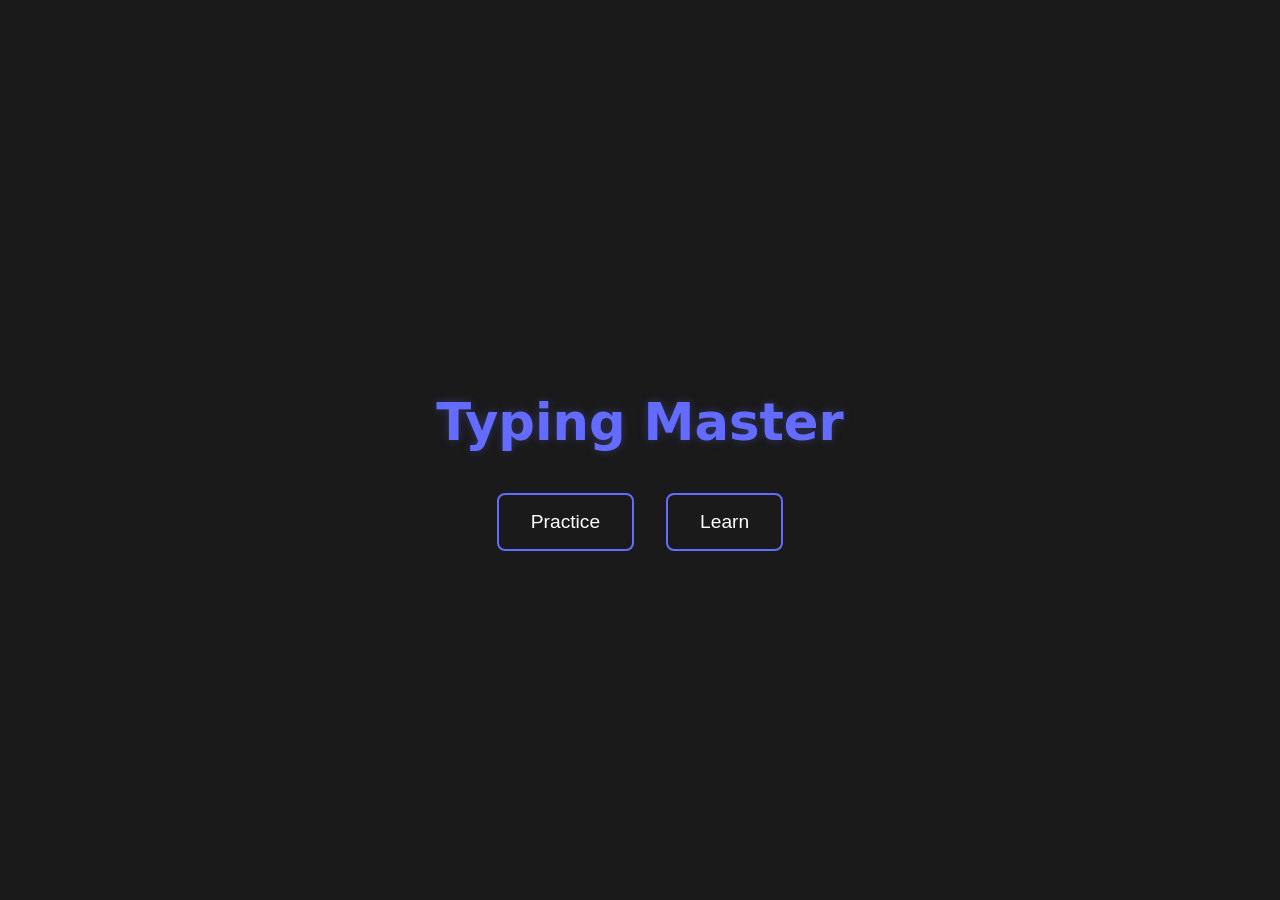
<file: index.html>
<!DOCTYPE html>
<html lang="en">
<head>
    <meta charset="UTF-8">
    <meta name="viewport" content="width=device-width, initial-scale=1.0">
    <title>Typing Master</title>
    <style>
        :root {
            font-family: Inter, system-ui, Avenir, Helvetica, Arial, sans-serif;
            line-height: 1.5;
            font-weight: 400;
            color-scheme: light dark;
            background-color: #1a1a1a;
            color: rgba(255, 255, 255, 0.87);
        }

        body {
            margin: 0;
            display: flex;
            justify-content: center;
            align-items: center;
            min-height: 100vh;
        }

        .container {
            text-align: center;
            padding: 2rem;
        }

        h1 {
            font-size: 3.2em;
            margin-bottom: 2rem;
            color: #646cff;
            text-shadow: 0 0 10px rgba(100, 108, 255, 0.3);
        }

        .button-container {
            display: flex;
            gap: 2rem;
            justify-content: center;
        }

        .btn {
            padding: 1rem 2rem;
            font-size: 1.2rem;
            border: 2px solid #646cff;
            border-radius: 8px;
            background-color: transparent;
            color: #fff;
            cursor: pointer;
            transition: all 0.3s ease;
        }

        .btn:hover {
            background-color: #646cff;
            transform: translateY(-2px);
            box-shadow: 0 5px 15px rgba(100, 108, 255, 0.4);
        }

        .btn:active {
            transform: translateY(0);
        }
    </style>
</head>
<body>
    <div class="container">
        <h1>Typing Master</h1>
        <div class="button-container">
            <button class="btn" id="practiceBtn">Practice</button>
            <button class="btn" id="learnBtn">Learn</button>
        </div>
    </div>

    <script>
        document.getElementById('practiceBtn').addEventListener('click', () => {
            window.location.href = 'practice/index.html';
        });

        document.getElementById('learnBtn').addEventListener('click', () => {
            window.location.href = 'typing-learner/index.html';
        });
    </script>
</body>
</html>
</file>
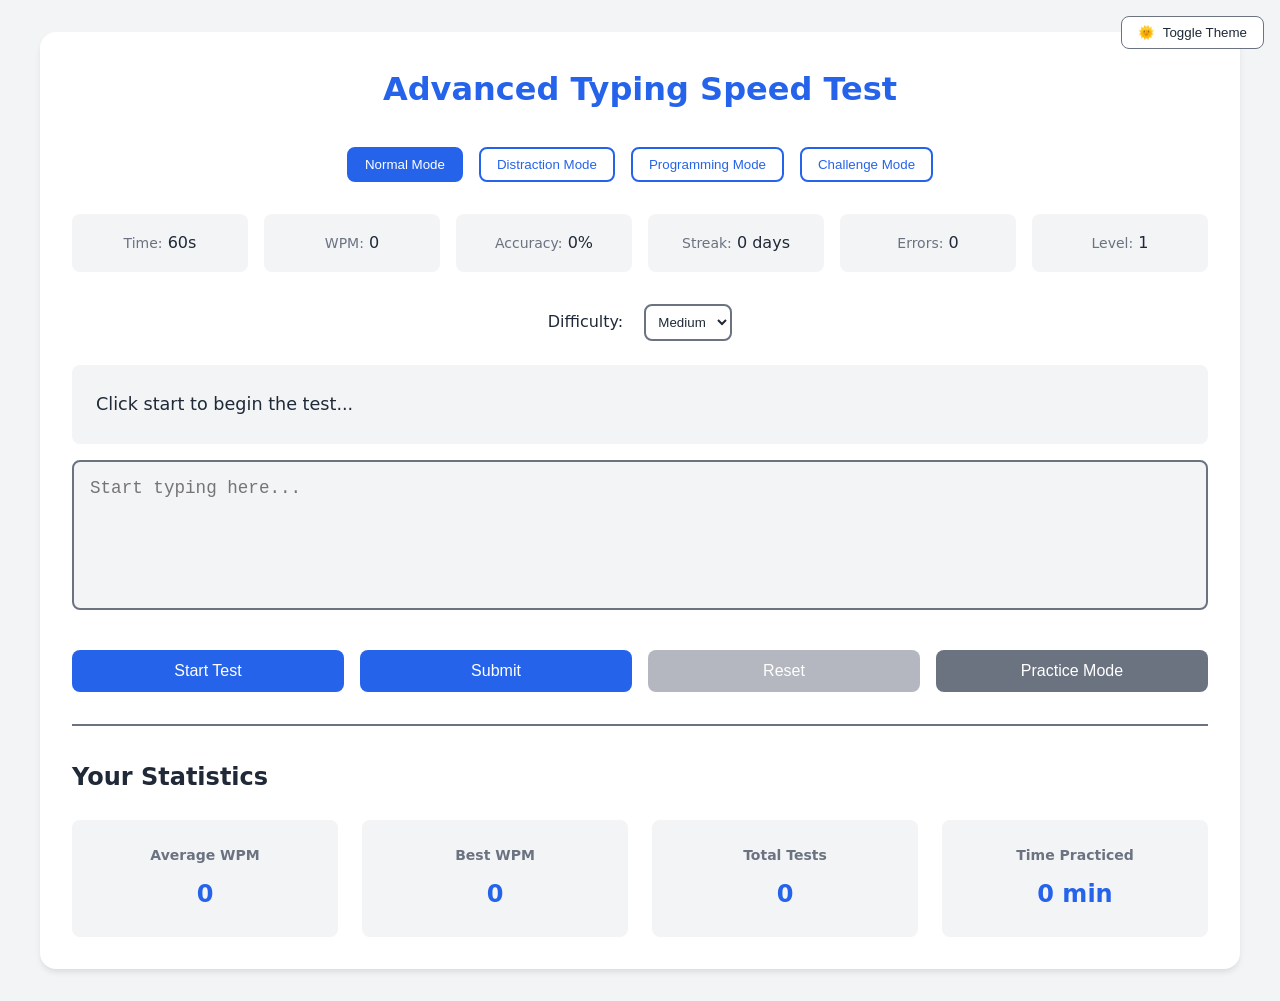
<file: practice/index.html>
<!DOCTYPE html>
<html lang="en" data-theme="light">
<head>
    <meta charset="UTF-8">
    <meta name="viewport" content="width=device-width, initial-scale=1.0">
    <title>Advanced Typing Speed Tester</title>
    <link rel="stylesheet" href="style.css">
</head>
<body>
    <button class="theme-switch">
        <span class="theme-icon">🌞</span>
        <span class="theme-text">Toggle Theme</span>
    </button>

    <div class="container">
        <h1>Advanced Typing Speed Test</h1>
        
        <div class="mode-selector">
            <button class="mode-btn active" data-mode="normal">Normal Mode</button>
            <button class="mode-btn" data-mode="distraction">Distraction Mode</button>
            <button class="mode-btn" data-mode="programming">Programming Mode</button>
            <button class="mode-btn" data-mode="challenge">Challenge Mode</button>

        </div>

        <div class="stats">
            <div class="stat-box">
                <span class="label">Time:</span>
                <span id="timer">60</span>s
            </div>
            <div class="stat-box">
                <span class="label">WPM:</span>
                <span id="wpm">0</span>
            </div>
            <div class="stat-box">
                <span class="label">Accuracy:</span>
                <span id="accuracy">0</span>%
            </div>
            <div class="stat-box">
                <span class="label">Streak:</span>
                <span id="streak">0</span> days
            </div>
            <div class="stat-box">
                <span class="label">Errors:</span>
                <span id="errors">0</span>
            </div>
            <div class="stat-box">
                <span class="label">Level:</span>
                <span id="level">1</span>
            </div>
        </div>

        <div class="difficulty-selector">
            <label>Difficulty:</label>
            <select id="difficulty">
                <option value="easy">Easy</option>
                <option value="medium" selected>Medium</option>
                <option value="hard">Hard</option>
                <option value="expert">Expert</option>
            </select>
        </div>

        <div id="test-area">
            <div id="text-display" class="text-display">Click start to begin the test...</div>
            <textarea id="input-area" placeholder="Start typing here..." disabled></textarea>
        </div>

        <div class="button-group">
            <button id="start-btn" class="primary-btn">Start Test</button>
            <button id="submit-btn" class="primary-btn" disabled>Submit</button>
            <button id="reset-btn" class="secondary-btn" disabled>Reset</button>
            <button id="practice-btn" class="secondary-btn">Practice Mode</button>
        </div>

        <div class="results" id="results" style="display: none;">
            <h2>Test Results</h2>
            <div class="detailed-results">
                <div class="result-item">
                    <h3>Words Per Minute</h3>
                    <span id="result-wpm">0</span>
                </div>
                <div class="result-item">
                    <h3>Accuracy</h3>
                    <span id="result-accuracy">0%</span>
                </div>
                <div class="result-item">
                    <h3>Total Words</h3>
                    <span id="result-words">0</span>
                </div>
                <div class="result-item">
                    <h3>Total Time</h3>
                    <span id="result-time">0s</span>
                </div>
                <div class="result-item">
                    <h3>Errors</h3>
                    <span id="result-errors">0</span>
                </div>
                <div class="result-item">
                    <h3>Level Reached</h3>
                    <span id="result-level">1</span>
                </div>
            </div>
            <div class="charts-container">
                <canvas id="speed-chart" width="400" height="200"></canvas>
                <canvas id="accuracy-chart" width="400" height="200"></canvas>
                <canvas id="progress-chart" width="400" height="200"></canvas>
            </div>
        </div>

        <div class="statistics" id="statistics">
            <h2>Your Statistics</h2>
            <div class="stats-grid">
                <div class="stat-item">
                    <h3>Average WPM</h3>
                    <span id="avg-wpm">0</span>
                </div>
                <div class="stat-item">
                    <h3>Best WPM</h3>
                    <span id="best-wpm">0</span>
                </div>
                <div class="stat-item">
                    <h3>Total Tests</h3>
                    <span id="total-tests">0</span>
                </div>
                <div class="stat-item">
                    <h3>Time Practiced</h3>
                    <span id="practice-time">0 min</span>
                </div>
            </div>
        </div>
    </div>
    <script src="script.js"></script>
</body>
</html>
</file>
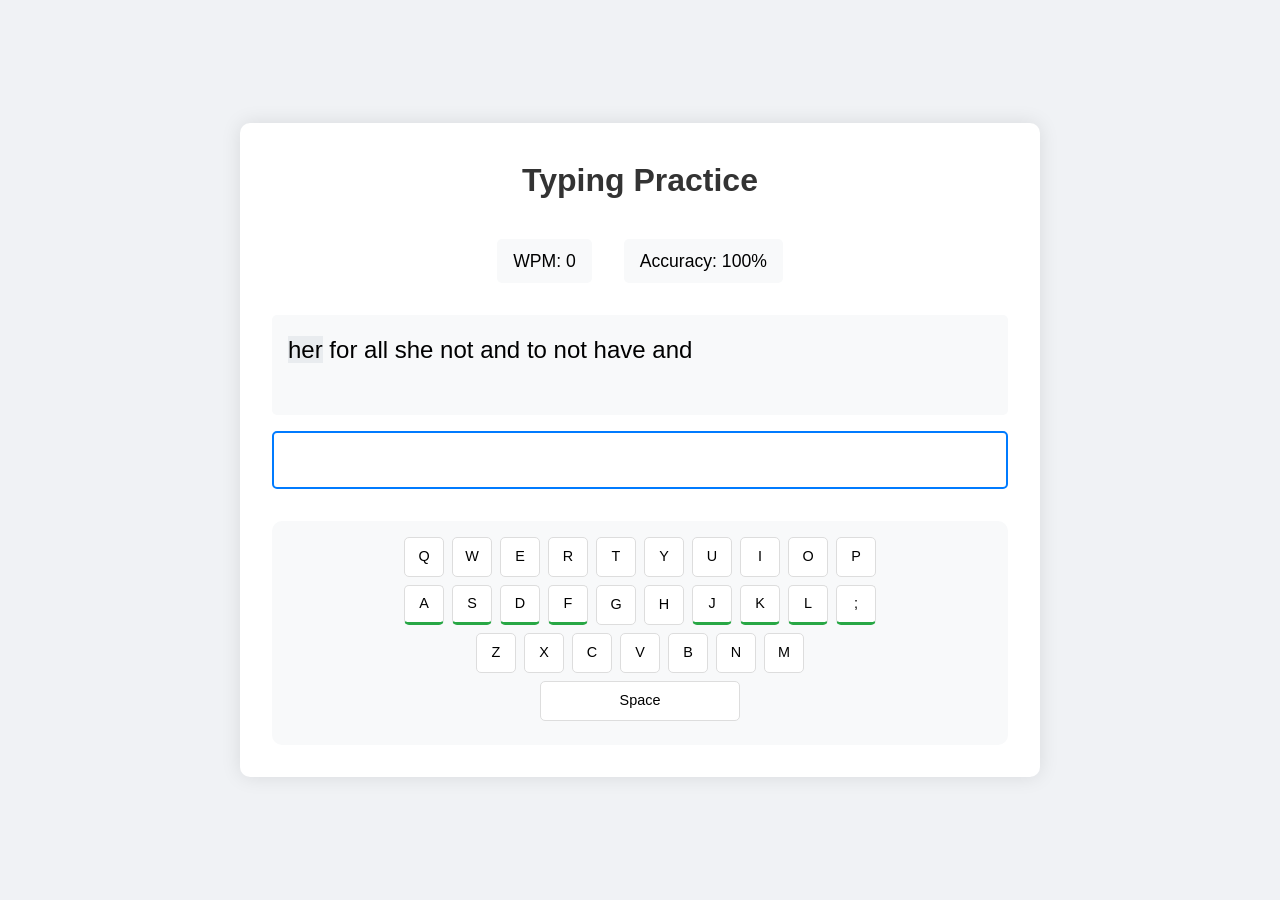
<file: typing-learner/index.html>
<!DOCTYPE html>
<html lang="en">
<head>
    <meta charset="UTF-8">
    <meta name="viewport" content="width=device-width, initial-scale=1.0">
    <title>Typing Practice</title>
    <link rel="stylesheet" href="style1.css">
</head>
<body>
    <div class="container">
        <h1>Typing Practice</h1>
        
        <div class="stats">
            <div class="stat">
                <span>WPM:</span>
                <span id="wpm">0</span>
            </div>
            <div class="stat">
                <span>Accuracy:</span>
                <span id="accuracy">100%</span>
            </div>
        </div>

        <div id="text-display" class="text-display"></div>
        
        <input type="text" id="input-field" class="input-field" autocomplete="off" autofocus>
        
        <div class="keyboard">
            <div class="row">
                <div class="key" data-key="q">Q</div>
                <div class="key" data-key="w">W</div>
                <div class="key" data-key="e">E</div>
                <div class="key" data-key="r">R</div>
                <div class="key" data-key="t">T</div>
                <div class="key" data-key="y">Y</div>
                <div class="key" data-key="u">U</div>
                <div class="key" data-key="i">I</div>
                <div class="key" data-key="o">O</div>
                <div class="key" data-key="p">P</div>
            </div>
            <div class="row">
                <div class="key home" data-key="a">A</div>
                <div class="key home" data-key="s">S</div>
                <div class="key home" data-key="d">D</div>
                <div class="key home" data-key="f">F</div>
                <div class="key" data-key="g">G</div>
                <div class="key" data-key="h">H</div>
                <div class="key home" data-key="j">J</div>
                <div class="key home" data-key="k">K</div>
                <div class="key home" data-key="l">L</div>
                <div class="key home" data-key=";">;</div>
            </div>
            <div class="row">
                <div class="key" data-key="z">Z</div>
                <div class="key" data-key="x">X</div>
                <div class="key" data-key="c">C</div>
                <div class="key" data-key="v">V</div>
                <div class="key" data-key="b">B</div>
                <div class="key" data-key="n">N</div>
                <div class="key" data-key="m">M</div>
            </div>
            <div class="row">
                <div class="key space" data-key=" ">Space</div>
            </div>
        </div>
    </div>
    <script src="script1.js"></script>
</body>
</html>
</file>
<file: practice/style.css>
:root {
    --primary-color: #2563eb;
    --secondary-color: #1e40af;
    --background-color: #f3f4f6;
    --text-color: #1f2937;
    --error-color: #ef4444;
    --success-color: #22c55e;
    --neutral-color: #6b7280;
    --card-bg: white;
}

[data-theme="dark"] {
    --primary-color: #60a5fa;
    --secondary-color: #3b82f6;
    --background-color: #111827;
    --text-color: #f3f4f6;
    --error-color: #f87171;
    --success-color: #34d399;
    --neutral-color: #9ca3af;
    --card-bg: #1f2937;
}

* {
    margin: 0;
    padding: 0;
    box-sizing: border-box;
    transition: background-color 0.3s, color 0.3s;
}

body {
    font-family: 'Inter', system-ui, -apple-system, sans-serif;
    background-color: var(--background-color);
    color: var(--text-color);
    line-height: 1.6;
    padding: 2rem;
}

.theme-switch {
    position: fixed;
    top: 1rem;
    right: 1rem;
    padding: 0.5rem 1rem;
    border-radius: 0.5rem;
    background: var(--card-bg);
    border: 1px solid var(--neutral-color);
    color: var(--text-color);
    cursor: pointer;
    display: flex;
    align-items: center;
    gap: 0.5rem;
}

.theme-switch:hover {
    opacity: 0.9;
}

.container {
    max-width: 1200px;
    margin: 0 auto;
    padding: 2rem;
    background: var(--card-bg);
    border-radius: 1rem;
    box-shadow: 0 4px 6px -1px rgba(0, 0, 0, 0.1);
}

h1 {
    text-align: center;
    margin-bottom: 2rem;
    color: var(--primary-color);
}

.mode-selector {
    display: flex;
    gap: 1rem;
    justify-content: center;
    margin-bottom: 2rem;
    flex-wrap: wrap;
}

.mode-btn {
    padding: 0.5rem 1rem;
    border: 2px solid var(--primary-color);
    border-radius: 0.5rem;
    background: transparent;
    color: var(--primary-color);
    cursor: pointer;
    transition: all 0.3s ease;
}

.mode-btn.active {
    background: var(--primary-color);
    color: var(--card-bg);
}

.stats {
    display: grid;
    grid-template-columns: repeat(auto-fit, minmax(120px, 1fr));
    gap: 1rem;
    margin-bottom: 2rem;
}

.stat-box {
    background: var(--background-color);
    padding: 1rem;
    border-radius: 0.5rem;
    text-align: center;
}

.label {
    color: var(--neutral-color);
    font-size: 0.875rem;
}

.difficulty-selector {
    margin-bottom: 1.5rem;
    text-align: center;
}

.difficulty-selector select {
    margin-left: 1rem;
    padding: 0.5rem;
    border-radius: 0.5rem;
    border: 2px solid var(--neutral-color);
    background: var(--card-bg);
    color: var(--text-color);
}

#test-area {
    margin-bottom: 2rem;
}

.text-display {
    background: var(--background-color);
    padding: 1.5rem;
    border-radius: 0.5rem;
    margin-bottom: 1rem;
    font-size: 1.1rem;
    line-height: 1.8;
    white-space: pre-wrap;
}

.text-display .correct {
    color: var(--success-color);
}

.text-display .incorrect {
    color: var(--error-color);
    text-decoration: underline;
}

#input-area {
    width: 100%;
    height: 150px;
    padding: 1rem;
    border: 2px solid var(--neutral-color);
    border-radius: 0.5rem;
    font-size: 1.1rem;
    resize: none;
    font-family: monospace;
    background: var(--background-color);
    color: var(--text-color);
}

#input-area:focus {
    outline: none;
    border-color: var(--primary-color);
}

.button-group {
    display: flex;
    gap: 1rem;
    margin-bottom: 2rem;
    flex-wrap: wrap;
}

.primary-btn, .secondary-btn {
    padding: 0.75rem 1.5rem;
    border: none;
    border-radius: 0.5rem;
    font-size: 1rem;
    cursor: pointer;
    transition: all 0.3s ease;
    flex: 1;
}

.primary-btn {
    background: var(--primary-color);
    color: white;
}

.primary-btn:hover {
    background: var(--secondary-color);
}

.secondary-btn {
    background: var(--neutral-color);
    color: var(--card-bg);
}

.secondary-btn:hover {
    opacity: 0.9;
}

.secondary-btn:disabled {
    opacity: 0.5;
    cursor: not-allowed;
}

.results {
    margin-top: 2rem;
    padding: 2rem;
    border-radius: 0.5rem;
    background: var(--background-color);
}

.results h2 {
    color: var(--primary-color);
    margin-bottom: 1rem;
}

.detailed-results {
    display: grid;
    grid-template-columns: repeat(auto-fit, minmax(200px, 1fr));
    gap: 1rem;
    margin-bottom: 2rem;
}

.result-item {
    background: var(--card-bg);
    padding: 1rem;
    border-radius: 0.5rem;
    text-align: center;
}

.result-item h3 {
    color: var(--neutral-color);
    font-size: 0.875rem;
    margin-bottom: 0.5rem;
}

.result-item span {
    font-size: 1.5rem;
    font-weight: bold;
    color: var(--primary-color);
}

.charts-container {
    display: grid;
    grid-template-columns: repeat(auto-fit, minmax(300px, 1fr));
    gap: 2rem;
    margin-top: 2rem;
    background: var(--card-bg);
    padding: 1rem;
    border-radius: 0.5rem;
}

.statistics {
    margin-top: 2rem;
    padding-top: 2rem;
    border-top: 2px solid var(--neutral-color);
}

.stats-grid {
    display: grid;
    grid-template-columns: repeat(auto-fit, minmax(200px, 1fr));
    gap: 1.5rem;
    margin-top: 1.5rem;
}

.stat-item {
    background: var(--background-color);
    padding: 1.5rem;
    border-radius: 0.5rem;
    text-align: center;
}

.stat-item h3 {
    color: var(--neutral-color);
    font-size: 0.875rem;
    margin-bottom: 0.5rem;
}

.stat-item span {
    font-size: 1.5rem;
    font-weight: bold;
    color: var(--primary-color);
}

/* Challenge Mode Styles */
.challenge-active {
    animation: challenge-pulse 2s infinite;
}

@keyframes challenge-pulse {
    0% { transform: scale(1); }
    50% { transform: scale(1.02); }
    100% { transform: scale(1); }
}

/* Distraction Mode Animations */
@keyframes distraction {
    0% { transform: translateX(0) rotate(0deg); }
    25% { transform: translateX(5px) rotate(5deg); }
    75% { transform: translateX(-5px) rotate(-5deg); }
    100% { transform: translateX(0) rotate(0deg); }
}

.distraction {
    position: fixed;
    font-size: 2rem;
    pointer-events: none;
    animation: distraction 0.5s ease-in-out;
}

/* Practice Mode Styles */
.practice-mode {
    background: var(--background-color);
}

/* Responsive Design */
@media (max-width: 768px) {
    .container {
        padding: 1rem;
    }

    .mode-selector {
        flex-direction: column;
    }

    .stats {
        grid-template-columns: repeat(2, 1fr);
    }

    .charts-container {
        grid-template-columns: 1fr;
    }
}
</file>
<file: typing-learner/style1.css>
* {
    margin: 0;
    padding: 0;
    box-sizing: border-box;
}

body {
    font-family: 'Arial', sans-serif;
    line-height: 1.6;
    background-color: #f0f2f5;
    min-height: 100vh;
    display: flex;
    justify-content: center;
    align-items: center;
}

.container {
    width: 90%;
    max-width: 800px;
    margin: 0 auto;
    padding: 2rem;
    background-color: white;
    border-radius: 10px;
    box-shadow: 0 0 20px rgba(0, 0, 0, 0.1);
}

h1 {
    text-align: center;
    color: #333;
    margin-bottom: 2rem;
}

.stats {
    display: flex;
    justify-content: center;
    gap: 2rem;
    margin-bottom: 2rem;
}

.stat {
    background-color: #f8f9fa;
    padding: 0.5rem 1rem;
    border-radius: 5px;
    font-size: 1.1rem;
}

.text-display {
    font-size: 1.5rem;
    margin-bottom: 1rem;
    padding: 1rem;
    background-color: #f8f9fa;
    border-radius: 5px;
    min-height: 100px;
}

.input-field {
    width: 100%;
    padding: 1rem;
    font-size: 1.2rem;
    border: 2px solid #ddd;
    border-radius: 5px;
    margin-bottom: 2rem;
    transition: border-color 0.3s;
}

.input-field:focus {
    outline: none;
    border-color: #007bff;
}

.keyboard {
    background-color: #f8f9fa;
    padding: 1rem;
    border-radius: 10px;
}

.row {
    display: flex;
    justify-content: center;
    gap: 0.5rem;
    margin-bottom: 0.5rem;
}

.key {
    width: 40px;
    height: 40px;
    background-color: white;
    border: 1px solid #ddd;
    border-radius: 5px;
    display: flex;
    justify-content: center;
    align-items: center;
    font-size: 0.9rem;
    cursor: pointer;
    transition: all 0.2s;
}

.key.active {
    background-color: #007bff;
    color: white;
    transform: scale(0.95);
}

.key.home {
    border-bottom: 3px solid #28a745;
}

.key.space {
    width: 200px;
}

.correct {
    color: #28a745;
}

.incorrect {
    color: #dc3545;
    text-decoration: underline;
}

.current {
    background-color: #e9ecef;
}
</file>
